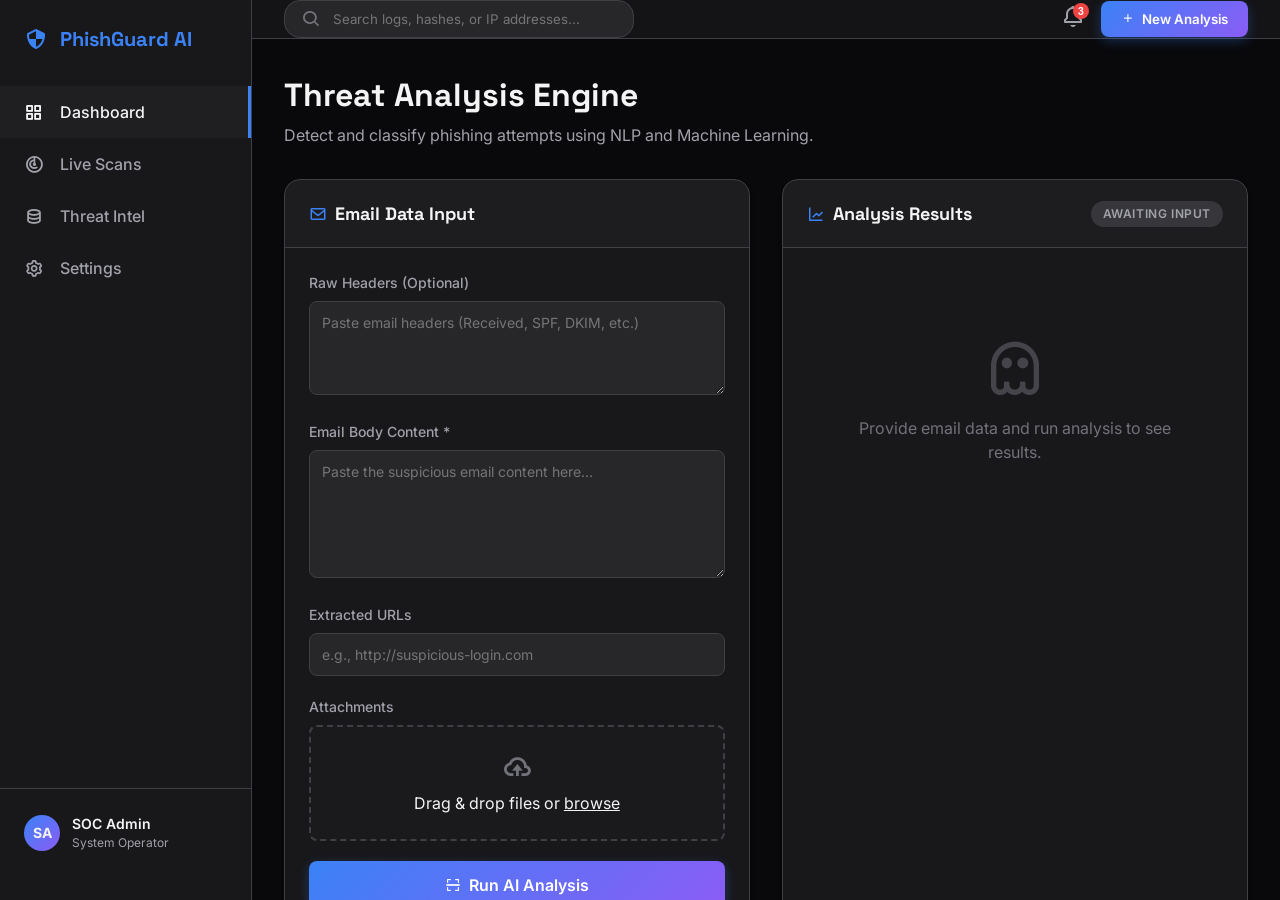
<file: index.html>
<!DOCTYPE html>
<html lang="en">
<head>
    <meta charset="UTF-8">
    <meta name="viewport" content="width=device-width, initial-scale=1.0">
    <meta name="description" content="Advanced Phishing Email Detection System Dashboard">
    <title>Phishing AI | Threat Analysis</title>
    <link rel="stylesheet" href="styles.css">
    <!-- Google Fonts -->
    <link rel="preconnect" href="https://fonts.googleapis.com">
    <link rel="preconnect" href="https://fonts.gstatic.com" crossorigin>
    <link href="https://fonts.googleapis.com/css2?family=Inter:wght@300;400;500;600;700&family=Space+Grotesk:wght@500;700&display=swap" rel="stylesheet">
    <!-- Boxicons -->
    <link href="https://unpkg.com/boxicons@2.1.4/css/boxicons.min.css" rel="stylesheet">
</head>
<body>
    <div class="app-container">
        <!-- Sidebar Navigation -->
        <nav class="sidebar">
            <div class="sidebar-header">
                <i class='bx bx-shield-quarter'></i>
                <span>PhishGuard AI</span>
            </div>
            <ul class="nav-links">
                <li class="active"><a href="#"><i class='bx bx-grid-alt'></i> <span>Dashboard</span></a></li>
                <li><a href="#"><i class='bx bx-radar'></i> <span>Live Scans</span></a></li>
                <li><a href="#"><i class='bx bx-data'></i> <span>Threat Intel</span></a></li>
                <li><a href="#"><i class='bx bx-cog'></i> <span>Settings</span></a></li>
            </ul>
            <div class="sidebar-footer">
                <div class="user-info">
                    <div class="avatar">SA</div>
                    <div class="user-details">
                        <span class="name">SOC Admin</span>
                        <span class="role">System Operator</span>
                    </div>
                </div>
            </div>
        </nav>

        <!-- Main Content -->
        <main class="main-content">
            <header class="topbar">
                <div class="search-bar">
                    <i class='bx bx-search'></i>
                    <input type="text" placeholder="Search logs, hashes, or IP addresses...">
                </div>
                <div class="topbar-actions">
                    <button class="icon-btn"><i class='bx bx-bell'></i><span class="badge">3</span></button>
                    <button class="btn-primary" id="btn-new-scan"><i class='bx bx-plus'></i> New Analysis</button>
                </div>
            </header>

            <div class="dashboard-content">
                <div class="page-header">
                    <h1>Threat Analysis Engine</h1>
                    <p>Detect and classify phishing attempts using NLP and Machine Learning.</p>
                </div>

                <div class="grid-layout">
                    <!-- Input Section -->
                    <section class="card input-section">
                        <div class="card-header">
                            <h2><i class='bx bx-envelope'></i> Email Data Input</h2>
                        </div>
                        <div class="card-body">
                            <form id="analysis-form">
                                <div class="form-group">
                                    <label for="email-headers">Raw Headers (Optional)</label>
                                    <textarea id="email-headers" rows="4" placeholder="Paste email headers (Received, SPF, DKIM, etc.)"></textarea>
                                </div>
                                <div class="form-group">
                                    <label for="email-content">Email Body Content *</label>
                                    <textarea id="email-content" rows="6" placeholder="Paste the suspicious email content here..." required></textarea>
                                </div>
                                <div class="form-group">
                                    <label for="email-urls">Extracted URLs</label>
                                    <input type="text" id="email-urls" placeholder="e.g., http://suspicious-login.com">
                                </div>
                                <div class="form-group file-upload-group">
                                    <label>Attachments</label>
                                    <div class="file-upload">
                                        <i class='bx bx-cloud-upload'></i>
                                        <span>Drag & drop files or <u>browse</u></span>
                                        <input type="file" id="email-attachments" multiple>
                                    </div>
                                </div>
                                <button type="submit" class="btn-primary full-width" id="btn-analyze">
                                    <i class='bx bx-scan'></i> Run AI Analysis
                                </button>
                            </form>
                        </div>
                    </section>

                    <!-- Results Section -->
                    <section class="card results-section" id="results-panel">
                        <div class="card-header">
                            <h2><i class='bx bx-line-chart'></i> Analysis Results</h2>
                            <span class="status-badge pending" id="overall-status">Awaiting Input</span>
                        </div>
                        <div class="card-body result-body">
                            
                            <!-- Initial Empty State -->
                            <div class="empty-state" id="empty-state">
                                <i class='bx bx-ghost'></i>
                                <p>Provide email data and run analysis to see results.</p>
                            </div>

                            <!-- Loading State -->
                            <div class="loading-state hidden" id="loading-state">
                                <div class="scanner-bar"></div>
                                <p>Analyzing vectors through machine learning models...</p>
                                <ul class="loading-steps">
                                    <li id="step-nlp" class="step"><i class='bx bx-loader-alt bx-spin'></i> Natural Language Processing</li>
                                    <li id="step-header" class="step"><i class='bx bx-loader-alt bx-spin'></i> Header Authentication</li>
                                    <li id="step-url" class="step"><i class='bx bx-loader-alt bx-spin'></i> URL Reputation Check</li>
                                    <li id="step-file" class="step"><i class='bx bx-loader-alt bx-spin'></i> Attachment Scanning</li>
                                </ul>
                            </div>

                            <!-- Actual Results -->
                            <div class="analysis-results hidden" id="analysis-results">
                                <!-- Score Gauge -->
                                <div class="score-container">
                                    <div class="circular-chart" id="score-chart">
                                        <svg viewBox="0 0 36 36" class="circular-chart-svg">
                                            <path class="circle-bg"
                                                d="M18 2.0845
                                                a 15.9155 15.9155 0 0 1 0 31.831
                                                a 15.9155 15.9155 0 0 1 0 -31.831"
                                            />
                                            <path class="circle" id="score-circle"
                                                stroke-dasharray="0, 100"
                                                d="M18 2.0845
                                                a 15.9155 15.9155 0 0 1 0 31.831
                                                a 15.9155 15.9155 0 0 1 0 -31.831"
                                            />
                                            <text x="18" y="20.35" class="percentage" id="score-text">0%</text>
                                        </svg>
                                    </div>
                                    <div class="score-label">Phishing Probability</div>
                                </div>

                                <!-- Detail Modules -->
                                <div class="modules-grid">
                                    <div class="module-card" id="mod-nlp">
                                        <div class="mod-icon"><i class='bx bx-text'></i></div>
                                        <div class="mod-info">
                                            <h3>NLP Content</h3>
                                            <p id="res-nlp">Analyzing...</p>
                                        </div>
                                    </div>
                                    <div class="module-card" id="mod-header">
                                        <div class="mod-icon"><i class='bx bx-code-block'></i></div>
                                        <div class="mod-info">
                                            <h3>Header Auth</h3>
                                            <p id="res-header">Analyzing...</p>
                                        </div>
                                    </div>
                                    <div class="module-card" id="mod-url">
                                        <div class="mod-icon"><i class='bx bx-link-external'></i></div>
                                        <div class="mod-info">
                                            <h3>URL Reputation</h3>
                                            <p id="res-url">Analyzing...</p>
                                        </div>
                                    </div>
                                    <div class="module-card" id="mod-file">
                                        <div class="mod-icon"><i class='bx bx-file'></i></div>
                                        <div class="mod-info">
                                            <h3>Attachment</h3>
                                            <p id="res-file">Analyzing...</p>
                                        </div>
                                    </div>
                                </div>
                                
                                <div class="action-buttons">
                                    <button class="btn-outline"><i class='bx bx-download'></i> Export Report</button>
                                    <button class="btn-danger"><i class='bx bx-block'></i> Block Sender</button>
                                </div>
                            </div>

                        </div>
                    </section>
                </div>
            </div>
        </main>
    </div>
    <script src="script.js"></script>
</body>
</html>
</file>
<file: styles.css>
:root {
    /* Color Palette - Premium Dark Theme */
    --bg-dark: #09090b;
    --bg-panel: #18181b;
    --bg-input: #27272a;
    --border-color: #3f3f46;
    
    /* Accents */
    --accent-blue: #3b82f6;
    --accent-purple: #8b5cf6;
    --accent-blue-hover: #2563eb;
    
    /* Semantic Colors */
    --success: #10b981;
    --warning: #f59e0b;
    --danger: #ef4444;
    --danger-hover: #dc2626;
    --safe-bg: rgba(16, 185, 129, 0.1);
    --warning-bg: rgba(245, 158, 11, 0.1);
    --danger-bg: rgba(239, 68, 68, 0.1);
    
    /* Text */
    --text-primary: #f4f4f5;
    --text-secondary: #a1a1aa;
    --text-muted: #71717a;
    
    /* Metrics */
    --radius-lg: 16px;
    --radius-md: 8px;
    --radius-sm: 6px;
    --transition: all 0.3s cubic-bezier(0.4, 0, 0.2, 1);
}

* {
    margin: 0;
    padding: 0;
    box-sizing: border-box;
}

body {
    font-family: 'Inter', sans-serif;
    background-color: var(--bg-dark);
    color: var(--text-primary);
    line-height: 1.5;
    overflow-x: hidden;
}

h1, h2, h3, h4 {
    font-family: 'Space Grotesk', sans-serif;
}

/* Layout */
.app-container {
    display: flex;
    height: 100vh;
}

/* Sidebar */
.sidebar {
    width: 260px;
    background-color: var(--bg-panel);
    border-right: 1px solid var(--border-color);
    display: flex;
    flex-direction: column;
    padding: 1.5rem 0;
    z-index: 10;
}

.sidebar-header {
    display: flex;
    align-items: center;
    gap: 0.75rem;
    padding: 0 1.5rem 2rem;
    font-size: 1.25rem;
    font-weight: 700;
    color: var(--accent-blue);
    font-family: 'Space Grotesk', sans-serif;
}

.sidebar-header i {
    font-size: 1.5rem;
}

.nav-links {
    list-style: none;
    flex-grow: 1;
}

.nav-links li a {
    display: flex;
    align-items: center;
    gap: 1rem;
    padding: 0.875rem 1.5rem;
    color: var(--text-secondary);
    text-decoration: none;
    transition: var(--transition);
    font-weight: 500;
}

.nav-links li a i {
    font-size: 1.25rem;
}

.nav-links li a:hover, .nav-links li.active a {
    color: var(--text-primary);
    background-color: rgba(255, 255, 255, 0.03);
    border-right: 3px solid var(--accent-blue);
}

.sidebar-footer {
    padding: 1.5rem;
    border-top: 1px solid var(--border-color);
}

.user-info {
    display: flex;
    align-items: center;
    gap: 0.75rem;
}

.avatar {
    width: 36px;
    height: 36px;
    background: linear-gradient(135deg, var(--accent-blue), var(--accent-purple));
    border-radius: 50%;
    display: flex;
    align-items: center;
    justify-content: center;
    font-weight: 700;
    font-size: 0.875rem;
}

.user-details {
    display: flex;
    flex-direction: column;
}

.user-details .name {
    font-size: 0.875rem;
    font-weight: 600;
}

.user-details .role {
    font-size: 0.75rem;
    color: var(--text-secondary);
}

/* Main Content */
.main-content {
    flex-grow: 1;
    display: flex;
    flex-direction: column;
    overflow-y: auto;
}

/* Topbar */
.topbar {
    height: 70px;
    display: flex;
    align-items: center;
    justify-content: space-between;
    padding: 0 2rem;
    background-color: rgba(24, 24, 27, 0.8);
    backdrop-filter: blur(12px);
    border-bottom: 1px solid var(--border-color);
    position: sticky;
    top: 0;
    z-index: 5;
}

.search-bar {
    display: flex;
    align-items: center;
    background-color: var(--bg-input);
    border: 1px solid var(--border-color);
    border-radius: var(--radius-lg);
    padding: 0.5rem 1rem;
    width: 350px;
    transition: var(--transition);
}

.search-bar:focus-within {
    border-color: var(--accent-blue);
    box-shadow: 0 0 0 2px rgba(59, 130, 246, 0.2);
}

.search-bar i {
    color: var(--text-muted);
    font-size: 1.25rem;
}

.search-bar input {
    background: none;
    border: none;
    color: var(--text-primary);
    padding-left: 0.75rem;
    width: 100%;
    outline: none;
    font-family: inherit;
}

.topbar-actions {
    display: flex;
    align-items: center;
    gap: 1rem;
}

/* Buttons */
.icon-btn {
    background: none;
    border: none;
    color: var(--text-secondary);
    font-size: 1.5rem;
    cursor: pointer;
    position: relative;
    transition: var(--transition);
}

.icon-btn:hover {
    color: var(--text-primary);
}

.badge {
    position: absolute;
    top: -2px;
    right: -4px;
    background-color: var(--danger);
    color: white;
    font-size: 0.65rem;
    font-weight: 700;
    width: 16px;
    height: 16px;
    display: flex;
    align-items: center;
    justify-content: center;
    border-radius: 50%;
}

.btn-primary {
    background: linear-gradient(135deg, var(--accent-blue), var(--accent-purple));
    color: white;
    border: none;
    padding: 0.625rem 1.25rem;
    border-radius: var(--radius-md);
    font-weight: 600;
    font-family: inherit;
    cursor: pointer;
    display: flex;
    align-items: center;
    justify-content: center;
    gap: 0.5rem;
    transition: var(--transition);
    box-shadow: 0 4px 12px rgba(59, 130, 246, 0.3);
}

.btn-primary:hover {
    transform: translateY(-1px);
    box-shadow: 0 6px 16px rgba(59, 130, 246, 0.4);
}

.btn-primary.full-width {
    width: 100%;
    padding: 0.875rem;
    font-size: 1rem;
    margin-top: 1rem;
}

.btn-outline {
    background: transparent;
    color: var(--text-primary);
    border: 1px solid var(--border-color);
    padding: 0.625rem 1.25rem;
    border-radius: var(--radius-md);
    font-weight: 500;
    cursor: pointer;
    display: flex;
    align-items: center;
    gap: 0.5rem;
    transition: var(--transition);
}

.btn-outline:hover {
    background: rgba(255, 255, 255, 0.05);
    border-color: var(--text-secondary);
}

.btn-danger {
    background: var(--danger);
    color: white;
    border: none;
    padding: 0.625rem 1.25rem;
    border-radius: var(--radius-md);
    font-weight: 500;
    cursor: pointer;
    display: flex;
    align-items: center;
    gap: 0.5rem;
    transition: var(--transition);
}

.btn-danger:hover {
    background: var(--danger-hover);
}

/* Dashboard Content */
.dashboard-content {
    padding: 2rem;
    max-width: 1400px;
    margin: 0 auto;
    width: 100%;
}

.page-header {
    margin-bottom: 2rem;
}

.page-header h1 {
    font-size: 2rem;
    margin-bottom: 0.25rem;
}

.page-header p {
    color: var(--text-secondary);
}

.grid-layout {
    display: grid;
    grid-template-columns: 1fr 1fr;
    gap: 2rem;
}

/* Cards */
.card {
    background-color: var(--bg-panel);
    border: 1px solid var(--border-color);
    border-radius: var(--radius-lg);
    display: flex;
    flex-direction: column;
    overflow: hidden;
    box-shadow: 0 4px 6px -1px rgba(0, 0, 0, 0.1), 0 2px 4px -1px rgba(0, 0, 0, 0.06);
}

.card-header {
    padding: 1.25rem 1.5rem;
    border-bottom: 1px solid var(--border-color);
    display: flex;
    align-items: center;
    justify-content: space-between;
    background-color: rgba(255, 255, 255, 0.02);
}

.card-header h2 {
    font-size: 1.125rem;
    display: flex;
    align-items: center;
    gap: 0.5rem;
}

.card-header h2 i {
    color: var(--accent-blue);
}

.card-body {
    padding: 1.5rem;
    flex-grow: 1;
}

/* Forms */
.form-group {
    margin-bottom: 1.25rem;
}

.form-group label {
    display: block;
    margin-bottom: 0.5rem;
    font-size: 0.875rem;
    font-weight: 500;
    color: var(--text-secondary);
}

.form-group input[type="text"],
.form-group textarea {
    width: 100%;
    background-color: var(--bg-input);
    border: 1px solid var(--border-color);
    border-radius: var(--radius-md);
    color: var(--text-primary);
    padding: 0.75rem;
    font-family: inherit;
    font-size: 0.875rem;
    transition: var(--transition);
    resize: vertical;
}

.form-group input:focus,
.form-group textarea:focus {
    outline: none;
    border-color: var(--accent-blue);
    box-shadow: 0 0 0 2px rgba(59, 130, 246, 0.2);
}

.file-upload {
    border: 2px dashed var(--border-color);
    border-radius: var(--radius-md);
    padding: 1.5rem;
    text-align: center;
    position: relative;
    cursor: pointer;
    transition: var(--transition);
    background-color: rgba(255, 255, 255, 0.01);
}

.file-upload:hover {
    border-color: var(--accent-blue);
    background-color: rgba(59, 130, 246, 0.05);
}

.file-upload i {
    font-size: 2rem;
    color: var(--text-muted);
    margin-bottom: 0.5rem;
    display: block;
}

.file-upload input[type="file"] {
    position: absolute;
    top: 0;
    left: 0;
    width: 100%;
    height: 100%;
    opacity: 0;
    cursor: pointer;
}

/* Status Badges */
.status-badge {
    padding: 0.25rem 0.75rem;
    border-radius: 999px;
    font-size: 0.75rem;
    font-weight: 600;
    text-transform: uppercase;
    letter-spacing: 0.05em;
}

.status-badge.pending {
    background-color: rgba(161, 161, 170, 0.2);
    color: var(--text-secondary);
}

.status-badge.safe {
    background-color: var(--safe-bg);
    color: var(--success);
}

.status-badge.warning {
    background-color: var(--warning-bg);
    color: var(--warning);
}

.status-badge.danger {
    background-color: var(--danger-bg);
    color: var(--danger);
}

/* Results Area */
.result-body {
    display: flex;
    flex-direction: column;
}

.empty-state {
    text-align: center;
    padding: 4rem 2rem;
    color: var(--text-muted);
}

.empty-state i {
    font-size: 4rem;
    margin-bottom: 1rem;
    opacity: 0.5;
}

.hidden {
    display: none !important;
}

/* Loading State */
.loading-state {
    padding: 2rem;
    text-align: center;
}

.scanner-bar {
    width: 100%;
    height: 4px;
    background-color: var(--bg-input);
    border-radius: 2px;
    position: relative;
    overflow: hidden;
    margin-bottom: 1.5rem;
}

.scanner-bar::after {
    content: '';
    position: absolute;
    top: 0;
    left: -50%;
    width: 50%;
    height: 100%;
    background: linear-gradient(90deg, transparent, var(--accent-blue), transparent);
    animation: scan 1.5s infinite linear;
}

@keyframes scan {
    0% { left: -50%; }
    100% { left: 100%; }
}

.loading-steps {
    list-style: none;
    text-align: left;
    margin-top: 2rem;
    max-width: 300px;
    margin-inline: auto;
}

.loading-steps li {
    padding: 0.75rem 0;
    display: flex;
    align-items: center;
    gap: 0.75rem;
    color: var(--text-secondary);
    border-bottom: 1px solid rgba(255, 255, 255, 0.05);
}

.loading-steps li i {
    font-size: 1.25rem;
}

.loading-steps li.done {
    color: var(--success);
}

.loading-steps li.done i::before {
    content: "\eb80"; /* bx-check-circle */
    animation: none;
}

/* Analysis Results */
.analysis-results {
    animation: fadeIn 0.5s ease;
}

@keyframes fadeIn {
    from { opacity: 0; transform: translateY(10px); }
    to { opacity: 1; transform: translateY(0); }
}

.score-container {
    display: flex;
    flex-direction: column;
    align-items: center;
    margin-bottom: 2.5rem;
}

.circular-chart {
    display: block;
    margin: 0 auto;
    max-width: 180px;
    max-height: 180px;
}

.circle-bg {
    fill: none;
    stroke: var(--bg-input);
    stroke-width: 2.5;
}

.circle {
    fill: none;
    stroke-width: 2.5;
    stroke-linecap: round;
    transition: stroke-dasharray 1.5s cubic-bezier(0.4, 0, 0.2, 1);
}

.percentage {
    fill: var(--text-primary);
    font-family: 'Space Grotesk', sans-serif;
    font-size: 0.5em;
    font-weight: 700;
    text-anchor: middle;
}

.score-label {
    margin-top: 1rem;
    font-weight: 600;
    color: var(--text-secondary);
    text-transform: uppercase;
    letter-spacing: 0.05em;
    font-size: 0.875rem;
}

/* Modules Grid */
.modules-grid {
    display: grid;
    grid-template-columns: 1fr 1fr;
    gap: 1rem;
    margin-bottom: 2rem;
}

.module-card {
    background-color: rgba(255, 255, 255, 0.03);
    border: 1px solid var(--border-color);
    border-radius: var(--radius-md);
    padding: 1rem;
    display: flex;
    gap: 1rem;
    align-items: flex-start;
    transition: var(--transition);
}

.module-card:hover {
    background-color: rgba(255, 255, 255, 0.05);
}

.mod-icon {
    width: 40px;
    height: 40px;
    border-radius: var(--radius-sm);
    background-color: var(--bg-input);
    display: flex;
    align-items: center;
    justify-content: center;
    font-size: 1.5rem;
    flex-shrink: 0;
}

.mod-info h3 {
    font-size: 0.875rem;
    color: var(--text-secondary);
    margin-bottom: 0.25rem;
}

.mod-info p {
    font-size: 0.875rem;
    font-weight: 500;
}

/* Dynamic Colors for modules */
.mod-safe .mod-icon { color: var(--success); background-color: var(--safe-bg); border: 1px solid rgba(16, 185, 129, 0.2); }
.mod-warning .mod-icon { color: var(--warning); background-color: var(--warning-bg); border: 1px solid rgba(245, 158, 11, 0.2); }
.mod-danger .mod-icon { color: var(--danger); background-color: var(--danger-bg); border: 1px solid rgba(239, 68, 68, 0.2); }

.mod-safe .mod-info p { color: var(--success); }
.mod-warning .mod-info p { color: var(--warning); }
.mod-danger .mod-info p { color: var(--danger); }

.action-buttons {
    display: flex;
    gap: 1rem;
    justify-content: flex-end;
    border-top: 1px solid var(--border-color);
    padding-top: 1.5rem;
}

/* Responsive */
@media (max-width: 1024px) {
    .grid-layout {
        grid-template-columns: 1fr;
    }
}

@media (max-width: 768px) {
    .sidebar {
        width: 80px;
    }
    .sidebar-header span, .nav-links span, .user-details {
        display: none;
    }
    .sidebar-header i { margin: 0 auto; }
    .nav-links li a { justify-content: center; padding: 1rem; }
    .user-info { justify-content: center; }
    .search-bar { width: 200px; }
}
</file>
